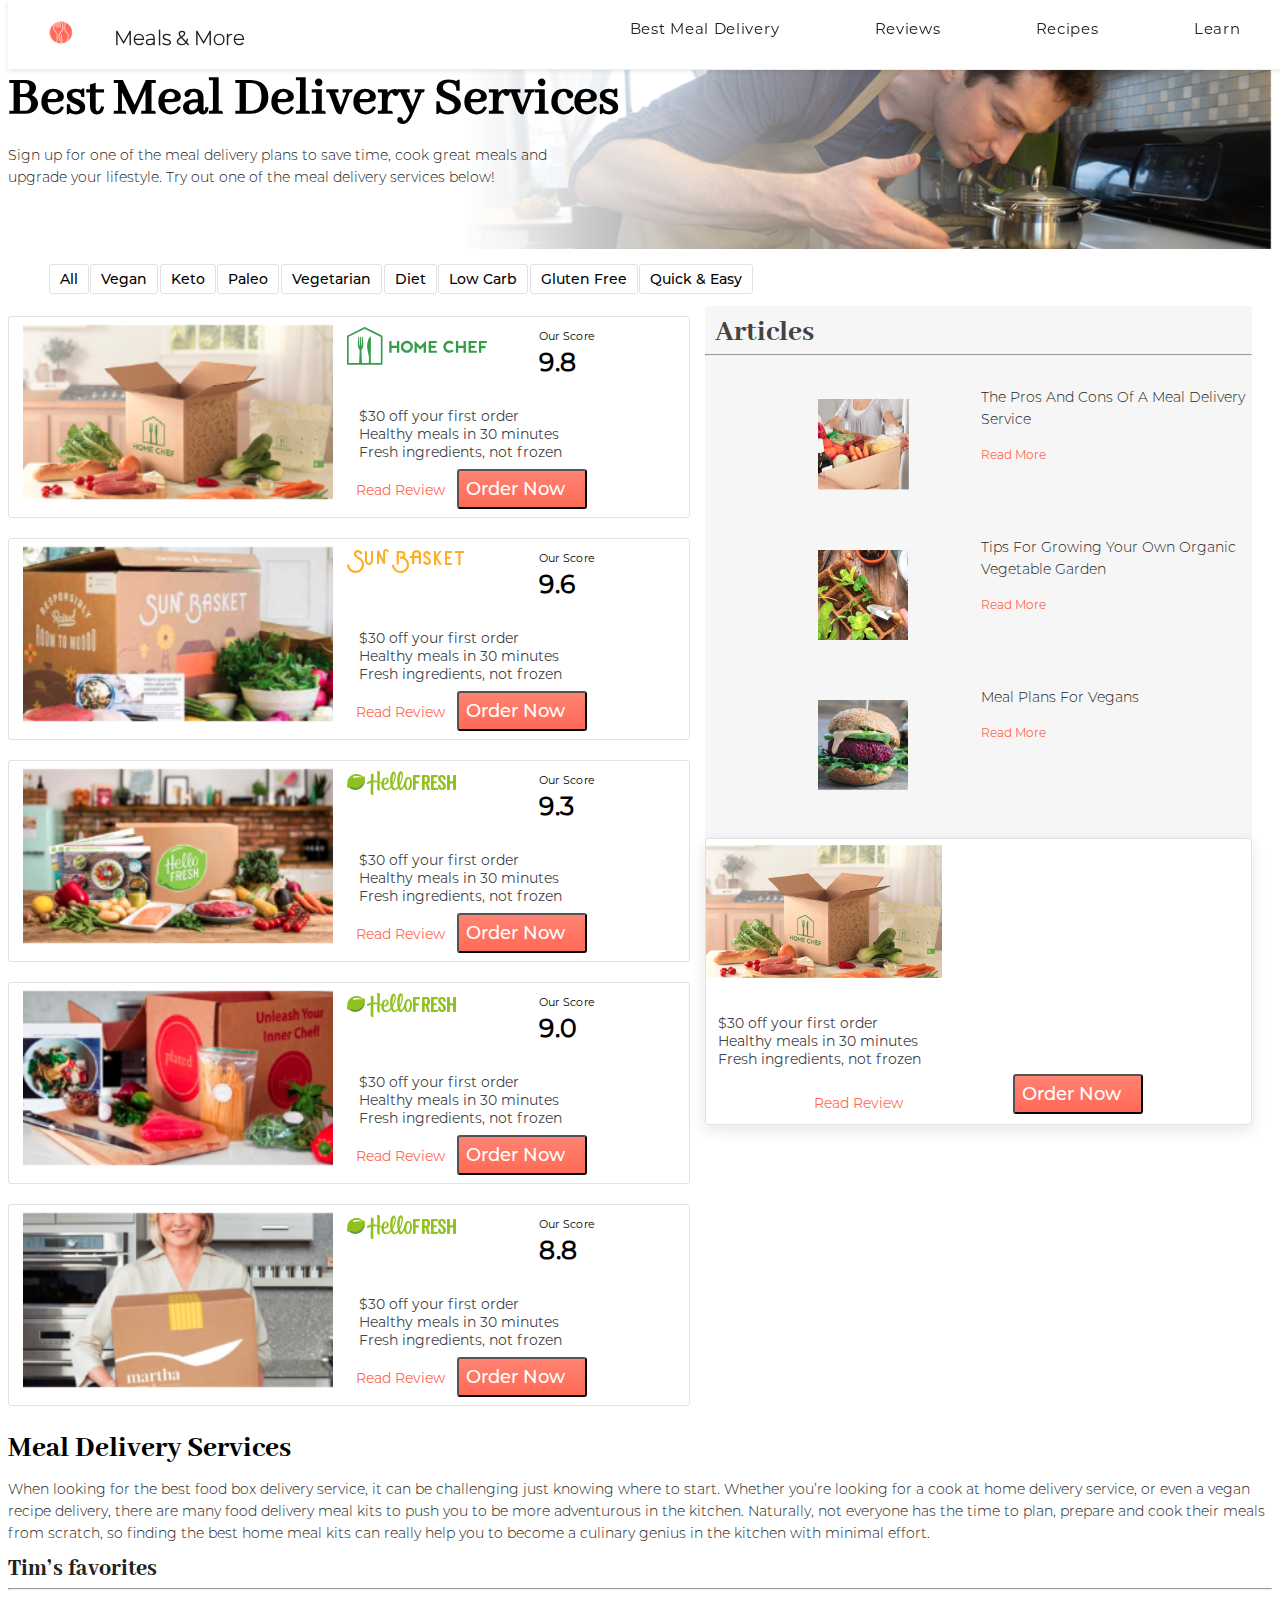
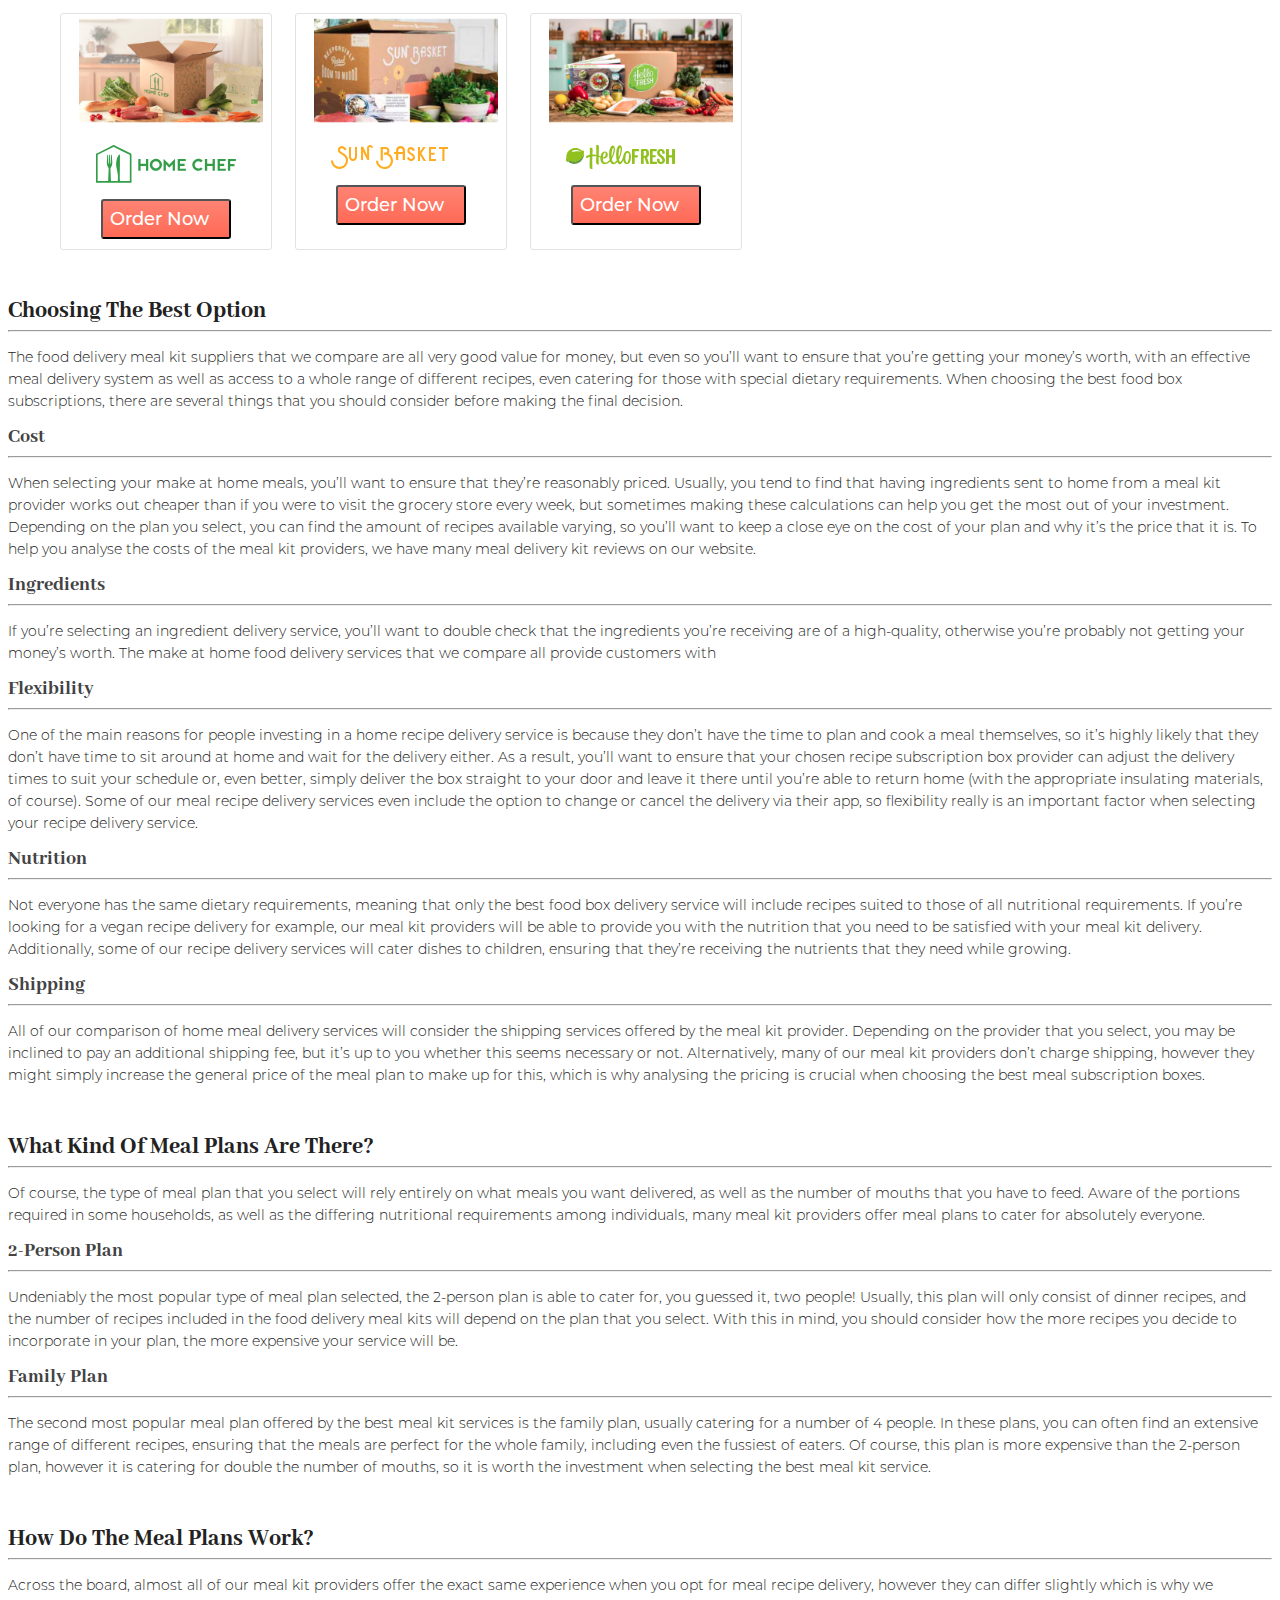
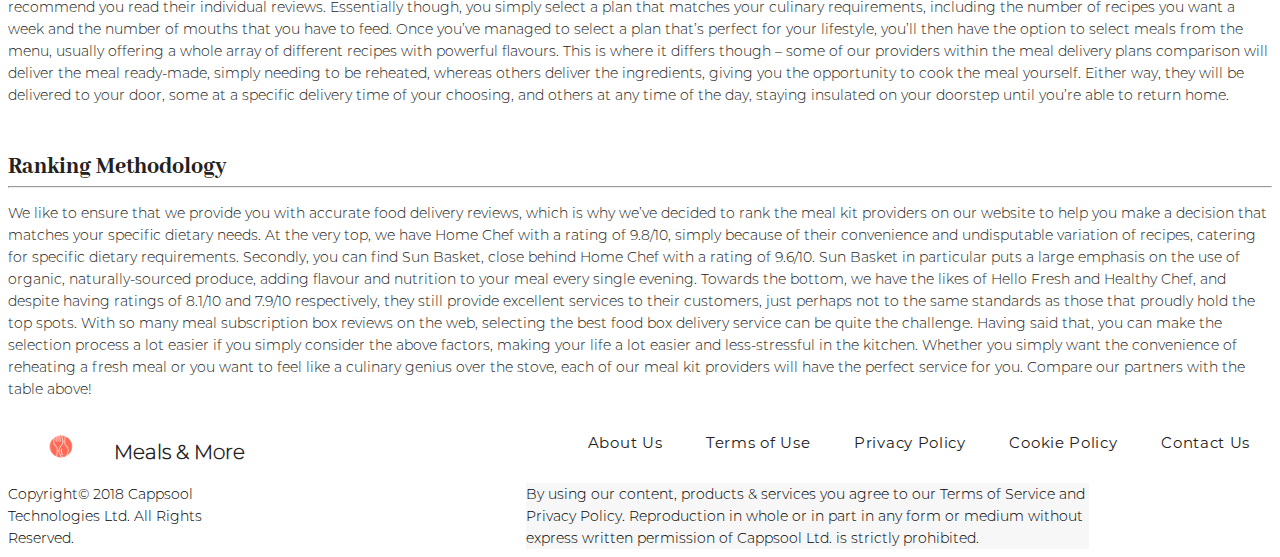
<file: frontEndAssignment/index.html>
<!DOCTYPE html>
<html lang="en">
<head>
    <meta charset="UTF-8">
    <title>MD-ChartVideoDesktop - Avocode</title>
    <link href='https://fonts.googleapis.com/css'>
    <link rel="stylesheet" type="text/css" href="style.css">
    <script charset="utf-8" src=""></script>
</head>
<body>
    <div class="navigator">
        <div class="logo">
            <div class="logo-image">
                <img class="logo1" src="img/logo.png">
            </div>
            <div class="logo-text">Meals & More</div>
        </div>
        <div class="links">
            <ul class="horizon">
                <li><a href="#">Best Meal Delivery</a></li>
                <li><a href="#">Reviews</a></li>
                <li><a href="#">Recipes</a></li>
                <li><a href="#">Learn</a></li>
            </ul>
        </div>
    </div>
    <div class="best-meal-delivery">
       <div class="best-meal-delivery-services"> Best Meal Delivery Services </div>
       <img id="mobile-icon" src="img/mobile-icon.png">
       <div class="top-text">
           <p>Sign up for one of the meal delivery plans to save time, cook great meals and upgrade your lifestyle. Try out one of the meal delivery services below!</p></div>
    </div>
    <div class="categories">
        <ul class="horizon">
            <li><button class="categories-button">All</button></li>
            <li><button class="categories-button">Vegan</button></li>
            <li><button class="categories-button">Keto</button></li>
            <li><button class="categories-button">Paleo</button></li>
            <li><button class="categories-button">Vegetarian</button></li>
            <li><button class="categories-button">Diet</button></li>
            <li><button class="categories-button">Low Carb</button></li>
            <li><button class="categories-button">Gluten Free</button></li>
            <li><button class="categories-button">Quick & Easy</button></li>
        </ul>
    </div>
    <div class="main">
        <div class="products-container">
            <ul id="products">
                <li class="product-wrapper">
                    <div class="product-box">
                        <div class="p-image"><img class="product-images" src="img/product1.png"></div>
                        <div class="p-data">
                            <div class="product-headers">
                                <div class="product-logo"> <img src="img/home.svg"></div>
                                <div class="product-score">
                                    <div class="our-score">Our Score</div>
                                    <div class="score-value">9.8</div>
                                </div>
                            </div>
                            <div class="product-info">
                                <ul class="product-info">
                                    <li class="promoted-li">$30 off your first order </li>
                                    <li class="promoted-li">Healthy meals in 30 minutes</li>
                                    <li class="promoted-li">Fresh ingredients, not frozen </li>
                                </ul>
                            </div>
                            <div class="product-links">
                                    <div class="read-review"> Read Review </div>
                                    <div class="btn">
                                        <button class="order-now-button"><div class="order-now-button-text">Order Now</div></button>
                                    </div>
                            </div>
                        </div>
                    </div>
                </li>
                <li class="product-wrapper">
                    <div class="product-box">
                        <div class="p-image"><img class="product-images" src="img/product2.png"></div>
                        <div class="p-data">
                            <div class="product-headers">
                                <div class="product-logo"> <img src="img/sun-basket.svg"></div>
                                <div class="product-score">
                                    <div class="our-score">Our Score</div>
                                    <div class="score-value">9.6</div>
                                </div>
                            </div>
                            <div class="product-info">
                                <ul class="product-info">
                                    <li class="promoted-li">$30 off your first order </li>
                                    <li class="promoted-li">Healthy meals in 30 minutes</li>
                                    <li class="promoted-li">Fresh ingredients, not frozen </li>
                                </ul>
                            </div>
                            <div class="product-links">
                                <div class="read-review"> Read Review </div>
                                <div class="btn">
                                    <button class="order-now-button"><div class="order-now-button-text">Order Now</div></button>
                                </div>
                            </div>
                        </div>
                    </div>
                </li>
                <li class="product-wrapper">
                    <div class="product-box">
                        <div class="p-image"><img class="product-images" src="img/product3.png"></div>
                        <div class="p-data">
                            <div class="product-headers">
                                <div class="product-logo"> <img src="img/hello-fresh.svg"></div>
                                <div class="product-score">
                                    <div class="our-score">Our Score</div>
                                    <div class="score-value">9.3</div>
                                </div>
                            </div>
                            <div class="product-info">
                                <ul class="product-info">
                                    <li class="promoted-li">$30 off your first order </li>
                                    <li class="promoted-li">Healthy meals in 30 minutes</li>
                                    <li class="promoted-li">Fresh ingredients, not frozen </li>
                                </ul>
                            </div>
                            <div class="product-links">
                                <div class="read-review"> Read Review </div>
                                <div class="btn">
                                    <button class="order-now-button"><div class="order-now-button-text">Order Now</div></button>
                                </div>
                            </div>
                        </div>
                    </div>
                </li>

                <li class="product-wrapper">
                    <div class="product-box">
                        <div class="p-image"><img class="product-images" src="img/product4.png"></div>
                        <div class="p-data">
                            <div class="product-headers">
                                <div class="product-logo"> <img src="img/hello-fresh.svg"></div>
                                <div class="product-score">
                                    <div class="our-score">Our Score</div>
                                    <div class="score-value">9.0</div>
                                </div>
                            </div>
                            <div class="product-info">
                                <ul class="product-info">
                                    <li class="promoted-li">$30 off your first order </li>
                                    <li class="promoted-li">Healthy meals in 30 minutes</li>
                                    <li class="promoted-li">Fresh ingredients, not frozen </li>
                                </ul>
                            </div>
                            <div class="product-links">
                                <div class="read-review"> Read Review </div>
                                <div class="btn">
                                    <button class="order-now-button"><div class="order-now-button-text">Order Now</div></button>
                                </div>
                            </div>
                        </div>
                    </div>
                </li>
                <li class="product-wrapper">
                    <div class="product-box">
                        <div class="p-image"><img class="product-images" src="img/product5.png"></div>
                        <div class="p-data">
                            <div class="product-headers">
                                <div class="product-logo"> <img src="img/hello-fresh.svg"></div>
                                <div class="product-score">
                                    <div class="our-score">Our Score</div>
                                    <div class="score-value">8.8</div>
                                </div>
                            </div>
                            <div class="product-info">
                                <ul class="product-info">
                                    <li class="promoted-li">$30 off your first order </li>
                                    <li class="promoted-li">Healthy meals in 30 minutes</li>
                                    <li class="promoted-li">Fresh ingredients, not frozen </li>
                                </ul>
                            </div>
                            <div class="product-links">
                                <div class="read-review"> Read Review </div>
                                <div class="btn">
                                    <button class="order-now-button"><div class="order-now-button-text">Order Now</div></button>
                                </div>
                            </div>
                        </div>
                    </div>
                </li>
            </ul>
        </div>
        <div class="articles">
            <div class="articles-container">
                <div class="articles-title">Articles</div><hr>
                <ul id="articles-list">
                    <li><div class="article-wrapper">
                            <div><img src="img/article1.png"></div>
                             <div class="article-text"><p>The Pros And Cons Of A Meal Delivery Service</p>
                                 <p class="read-more">Read More</p>
                             </div>
                        </div></li>
                    <li><div class="article-wrapper">
                        <div><img src="img/article2.png"></div>
                        <div class="article-text"><p>Tips For Growing Your Own Organic Vegetable Garden</p>
                            <p class="read-more">Read More</p>
                        </div>
                    </div></li>
                    <li><div class="article-wrapper">
                        <div><img src="img/article3.png"></div>
                        <div class="article-text"><p>Meal Plans For
                            Vegans</p>
                            <p class="read-more">Read More</p>
                        </div>
                    </div></li>
                </ul>
            </div>
            <div class="promoted-product">
                <div id="promoted-image"> <img src="img/product1.png"> </div>
                <div id="promoted-title"> </div>
                <div>
                    <ul class="product-info">
                        <li class="promoted-li">$30 off your first order </li>
                        <li class="promoted-li">Healthy meals in 30 minutes</li>
                        <li class="promoted-li">Fresh ingredients, not frozen </li>
                    </ul>
                </div>
                <div class="product-links">
                    <div class="read-review"> Read Review </div>
                    <button class="order-now-button"><div class="order-now-button-text">Order Now</div></button>
                </div>
            </div>
        </div>
    </div>

    <div class="delivery-meals">
        <br>
        <div class="meal-delivery-services">Meal Delivery Services</div>
        <p> When looking for the best food box delivery service, it can be challenging just knowing where to start. Whether you’re looking for a cook at home delivery service, or even a vegan recipe delivery, there are many food delivery meal kits to push you to be more adventurous in the
            kitchen. Naturally, not everyone has the time to plan, prepare and cook their meals from scratch, so finding the best home meal kits can really help you to become a culinary genius in the kitchen with minimal effort.</p>
    </div>

    <div class="tim-favorites">
        <div class="tim-title">Tim’s favorites</div><hr>
        <div class="tim-products">
            <ul class="tim-horizon">
                <li class="tim-product-wrapper">
                    <div class="tim-product-box">
                        <div class="mobile-image"><img class="tim-product-images" src="img/product1.png"></div>
                        <div class="product-headers">
                            <div class="tim-logo"> <img src="img/home.svg"></div>
                        </div>
                        <div class="product-links">
                            <div class="btn">
                                <button class="tim-button"><div class="order-now-button-text">Order Now</div></button>
                            </div>
                        </div>
                    </div>
                </li>

                <li class="tim-product-wrapper">
                    <div class="tim-product-box">
                        <div class="mobile-image"><img class="tim-product-images" src="img/product2.png"></div>
                        <div class="product-headers">
                            <div class="tim-logo"> <img src="img/sun-basket.svg"></div>
                        </div>
                        <div class="product-links">
                            <div class="btn">
                                <button class="tim-button"><div class="order-now-button-text">Order Now</div></button>
                            </div>
                        </div>
                    </div>
                </li>

                <li class="tim-product-wrapper">
                    <div class="tim-product-box">
                        <div class="mobile-image"><img class="tim-product-images" src="img/product3.png"></div>
                        <div class="product-headers">
                            <div class="tim-logo"> <img src="img/hello-fresh.svg"></div>
                        </div>
                        <div class="product-links">
                            <div class="btn">
                                <button class="tim-button"><div class="order-now-button-text">Order Now</div></button>
                            </div>
                        </div>
                    </div>
                </li>

            </ul>
        </div>
    </div>

    <div class="info"><br><br><br><br>
        <div class="title2">Choosing The Best Option</div><hr>
        <p> The food delivery meal kit suppliers that we compare are all very good value for money, but even so you’ll want to ensure that you’re getting your money’s worth, with an effective meal delivery system as well as access to a whole range of different recipes, even catering for those with special dietary requirements. When choosing the best food box subscriptions, there are several things that you should consider before making the final decision.</p>
        <div class="title"> Cost </div><hr>
        <p> When selecting your make at home meals, you’ll want to ensure that they’re reasonably priced. Usually, you tend to find that having ingredients sent to home from a meal kit provider works out cheaper than if you were to visit the grocery store every week, but sometimes making these calculations can help you get the most out of your investment. Depending on the plan you select, you can find the amount of recipes available varying, so you’ll want to keep a close eye on the cost of your plan and why it’s the price that it is. To help you analyse the costs of the meal kit providers, we have many meal delivery kit reviews on our website. </p>
        <div class="title">Ingredients</div><hr>
        <p> If you’re selecting an ingredient delivery service, you’ll want to double check that the ingredients you’re receiving are of a high-quality, otherwise you’re probably not getting your money’s worth. The make at home food delivery services that we compare all provide customers with </p>
        <div class="title">Flexibility</div><hr>
        <p> One of the main reasons for people investing in a home recipe delivery service is because they don’t have the time to plan and cook a meal themselves, so it’s highly likely that they don’t have time to sit around at home and wait for the delivery either. As a result, you’ll want to ensure that your chosen recipe subscription box provider can adjust the delivery times to suit your schedule or, even better, simply deliver the box straight to your door and leave it there until you’re able to return home (with the appropriate insulating materials, of course). Some of our meal recipe delivery services even include the option to change or cancel the delivery via their app, so flexibility really is an important factor when selecting your recipe delivery service. </p>
        <div class="title">Nutrition</div><hr>
        <p> Not everyone has the same dietary requirements, meaning that only the best food box delivery service will include recipes suited to those of all nutritional requirements. If you’re looking for a vegan recipe delivery for example, our meal kit providers will be able to provide you with the
            nutrition that you need to be satisfied with your meal kit delivery. Additionally, some of our recipe delivery services will cater dishes to children, ensuring that they’re receiving the nutrients that they need while growing. </p>
        <div class="title">Shipping</div><hr>
        <p> All of our comparison of home meal delivery services will consider the shipping services offered by the meal kit provider. Depending on the provider that you select, you may be inclined to pay an additional shipping fee, but it’s up to you whether this seems necessary or not. Alternatively, many of our meal kit providers don’t charge shipping, however they might simply increase the general price of the meal plan to make up for this, which is why analysing the pricing is crucial when choosing the best meal subscription boxes. </p>
        <br><br>
        <div class="title2">What Kind Of Meal Plans Are There?</div><hr>
        <p>Of course, the type of meal plan that you select will rely entirely on what meals you want delivered, as well as the number of mouths that you have to feed. Aware of the portions required in some households, as well as the differing nutritional requirements among individuals, many meal kit providers offer meal plans to cater for absolutely everyone.</p>
        <div class="title"> 2-Person Plan </div><hr>
        <p> Undeniably the most popular type of meal plan selected, the 2-person plan is able to cater for, you guessed it, two people! Usually, this plan will only consist of dinner recipes, and the number of recipes included in the food delivery meal kits will depend on the plan that you select. With this
            in mind, you should consider how the more recipes you decide to incorporate in your plan, the more expensive your service will be. </p>
        <div class="title"> Family Plan </div><hr>
        <p> The second most popular meal plan offered by the best meal kit services is the family plan, usually catering for a number of 4 people. In these plans, you can often find an extensive range of different recipes, ensuring that the meals are perfect for the whole family, including even the fussiest of eaters. Of course, this plan is more expensive than the 2-person plan, however it is catering for double the number of mouths, so it is worth the investment when selecting the best meal kit service. </p>
        <br><br>
        <div class="title2">How Do The Meal Plans Work?</div><hr>
        <p>Across the board, almost all of our meal kit providers offer the exact same experience when you opt for meal recipe delivery, however they can differ slightly which is why we recommend you read their individual reviews. Essentially though, you simply select a plan that matches your
            culinary requirements, including the number of recipes you want a week and the number of mouths that you have to feed. Once you’ve managed to select a plan that’s perfect for your lifestyle, you’ll then have the option to select meals from the menu, usually offering a whole array
            of different recipes with powerful flavours.

            This is where it differs though – some of our providers within the meal delivery plans comparison will deliver the meal ready-made, simply needing to be reheated, whereas others deliver the ingredients, giving you the opportunity to cook the meal yourself. Either way, they will be delivered to your door, some at a specific delivery time of your choosing, and others at any time of the day, staying insulated on your doorstep until you’re able to return home.</p>
        <br><br>
        <div class="title2"> Ranking Methodology </div><hr>
        <p> We like to ensure that we provide you with accurate food delivery reviews, which is why we’ve decided to rank the meal kit providers on our website to help you make a decision that matches your specific dietary needs. At the very top, we have Home Chef with a rating of 9.8/10, simply because of their convenience and undisputable variation of recipes, catering for specific dietary requirements.

            Secondly, you can find Sun Basket, close behind Home Chef with a rating of 9.6/10. Sun Basket in particular puts a large emphasis on the use of organic, naturally-sourced produce, adding flavour and nutrition to your meal every single evening. Towards the bottom, we have the likes of Hello Fresh and Healthy Chef, and despite having ratings of 8.1/10 and 7.9/10 respectively, they still provide excellent services to their customers, just perhaps not to the same standards as those that proudly hold the top spots.

            With so many meal subscription box reviews on the web, selecting the best food box delivery service can be quite the challenge. Having said that, you can make the selection process a lot easier if you simply consider the above factors, making your life a lot easier and less-stressful in the kitchen. Whether you simply want the convenience of reheating a fresh meal or you want to feel like a culinary genius over the stove, each of our meal kit providers will have the perfect service for you. Compare our partners with the table above!</p>
    </div>

    <div class="bottom-rectangle">
        <div class="bottom-rectangle-child1">
            <div class="logo">
                <div class="logo-image">
                    <img class="logo1" src="img/logo.png">
                </div>
                <div class="logo-text">Meals & More</div>
            </div>
            <div class="copyright">Copyright© 2018 Cappsool Technologies Ltd.
                All Rights Reserved.</div>
        </div>
        <div class="bottom-rectangle-child2">
            <div class="links">
                <ul class="horizon">
                    <li><a href="#">About Us</a></li>
                    <li><a href="#">Terms of Use</a></li>
                    <li><a href="#">Privacy Policy</a></li>
                    <li><a href="#">Cookie Policy </a></li>
                    <li><a href="#">Contact Us </a></li>
                </ul>
            </div>
            <div class="bottom-data">By using our content, products & services you agree to our Terms of Service and Privacy Policy. Reproduction in whole or in part in any form or medium without express written permission of Cappsool Ltd. is strictly prohibited.</div>
        </div>

    </div>

    <div class="mobile-products-container">
        <ul id="mobile-products">
            <li class="mobile-product-wrapper">
                <div class="mobile-product-box">
                        <div class="product-headers">
                            <div class="product-logo"> <img src="img/home.svg"></div>
                        </div>
                        <div class="mobile-image"><img class="product-images" src="img/product1.png"></div>
                        <div class="product-info">
                            <ul class="product-info">
                                <li class="promoted-li">$30 off your first order </li>
                                <li class="promoted-li">Healthy meals in 30 minutes</li>
                            </ul>
                        </div>
                        <div class="product-links">
                            <div class="btn">
                                <button class="order-now-button"><div class="order-now-button-text">Visit Site</div></button>
                            </div>
                        </div>
                    </div>
            </li>

            <li class="mobile-product-wrapper">
                <div class="mobile-product-box">
                    <div class="product-headers">
                        <div class="product-logo"> <img src="img/sun-basket.svg"></div>
                    </div>
                    <div class="mobile-image"><img class="product-images" src="img/product2.png"></div>
                    <div class="product-info">
                        <ul class="product-info">
                            <li class="promoted-li">$30 off your first order </li>
                            <li class="promoted-li">Healthy meals in 30 minutes</li>
                        </ul>
                    </div>
                    <div class="product-links">
                        <div class="btn">
                            <button class="order-now-button"><div class="order-now-button-text">Visit Site</div></button>
                        </div>
                    </div>
                </div>
            </li>

            <li class="mobile-product-wrapper">
                <div class="mobile-product-box">
                    <div class="product-headers">
                        <div class="product-logo"> <img src="img/hello-fresh.svg"></div>
                    </div>
                    <div class="mobile-image"><img class="product-images" src="img/product3.png"></div>
                    <div class="product-info">
                        <ul class="product-info">
                            <li class="promoted-li">$30 off your first order </li>
                            <li class="promoted-li">Healthy meals in 30 minutes</li>
                        </ul>
                    </div>
                    <div class="product-links">
                        <div class="btn">
                            <button class="order-now-button"><div class="order-now-button-text">Visit Site</div></button>
                        </div>
                    </div>
                </div>
            </li>

        </ul>
    </div>
</body>
</html>
</file>
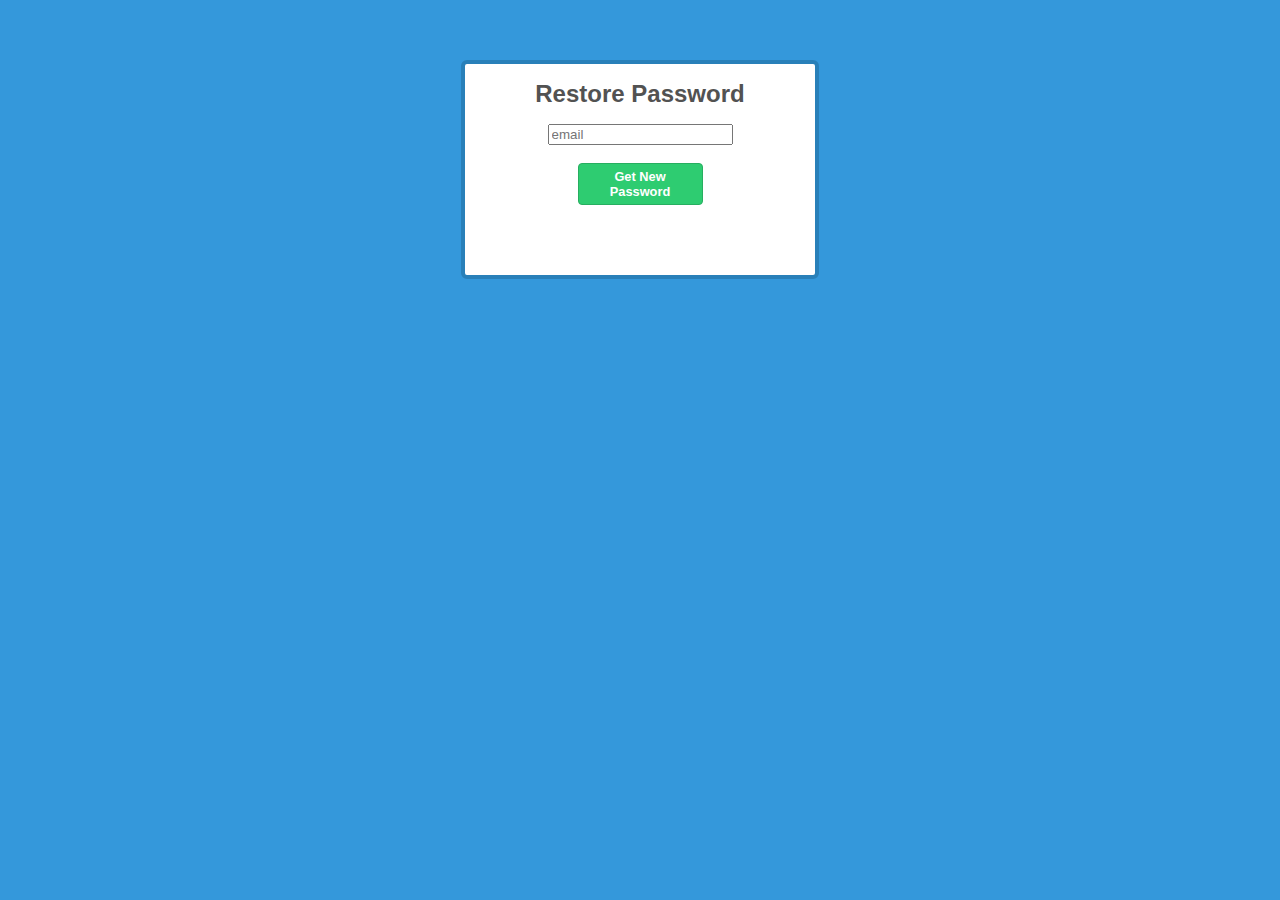
<file: GenericIOTInfrastructure/WebContent/password.html>
<!DOCTYPE html>
<html lang="en">

<head>
<meta charset="UTF-8">
<title>password restore</title>
<link rel="stylesheet" href="style.css" type='text/css'>
</head>

<body>
	<div class="box3">
		<h1>Restore Password</h1>
		<input type="email" name="email" placeholder="email" class="email" />
		<br>
		<br>
		<button type="submit" class="btn3">Get New Password</button>
	</div>
</body>
</html>
</file>
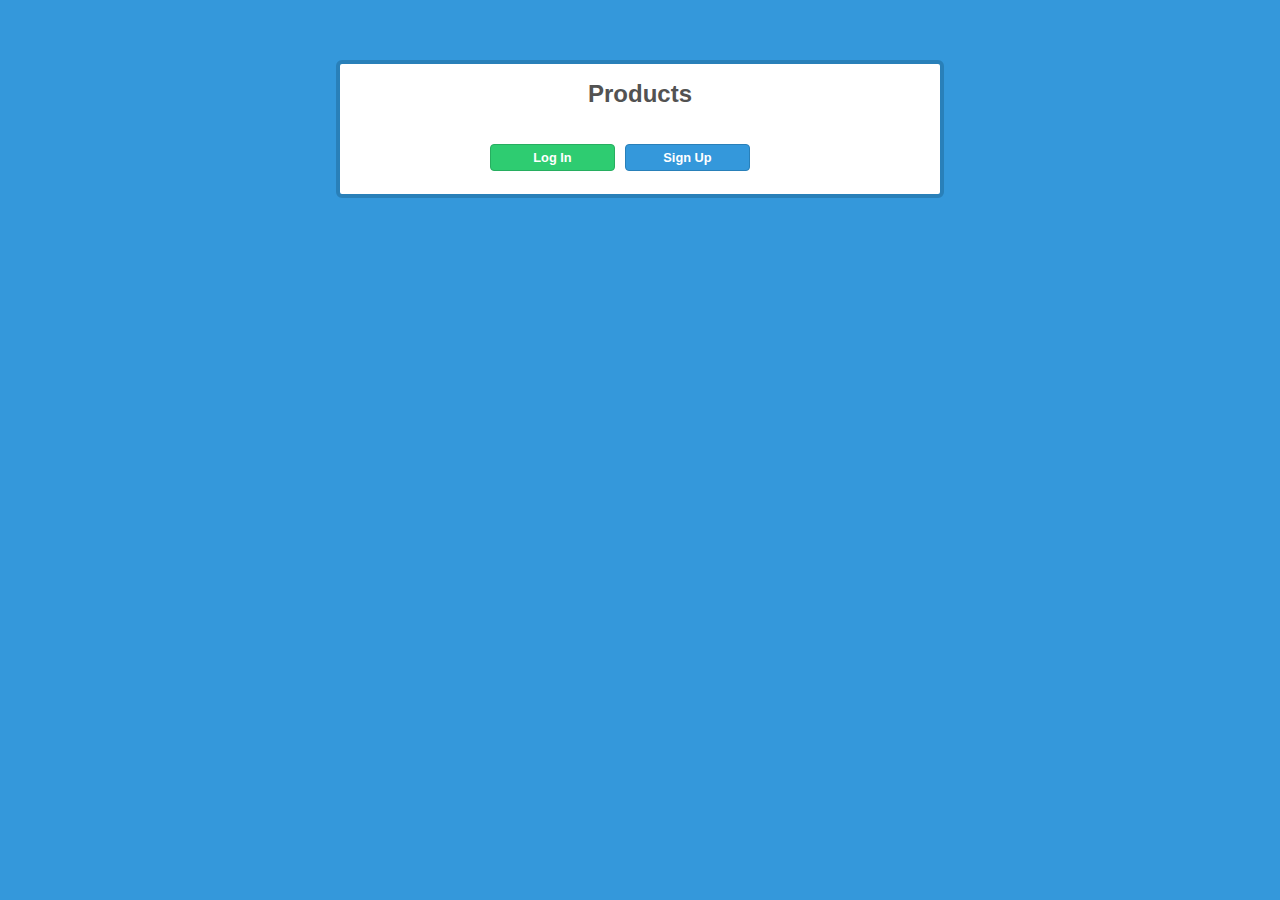
<file: GenericIOTInfrastructure/WebContent/products.html>
<!DOCTYPE html>
<html lang="en">

<head>
<meta charset="UTF-8">
<title>Sign-up/Sign-in menu</title>
<link rel="stylesheet" href="style.css" type='text/css'>
<script
	src="https://ajax.googleapis.com/ajax/libs/jquery/3.3.1/jquery.min.js"></script>
</head>

<body>
	<form method="post">
		<div class="box">
			<h1>Products</h1>

			<button id="logIn" type="submit" class="btn">Log In</button>
			<button type="button" class="btn2">Sign Up</button>
		</div>

	</form>

	<form id="productForm"></form>
	<script>
		
		console.log(varVar);
		var varVar = "var variable";
		let letVar = "let variable";
		
		//console.log(window.varVar);
		//console.log(window.letVar);
		
		/*var url = new URL("http://localhost:8080/GenericIOTInfrastructure/products.html?company=");
		var c = url.searchParams.get("company");
		console.log(c);
		//displayProducts();
		var result = {
				
		};
		$.post("http://localhost:8080/GenericIOTInfrastructure/ProductServlet",JSON.stringify(result),function(data, status) {															
			console.log("products");										
		});
			*/	
	</script>
</body>
</html>
</file>
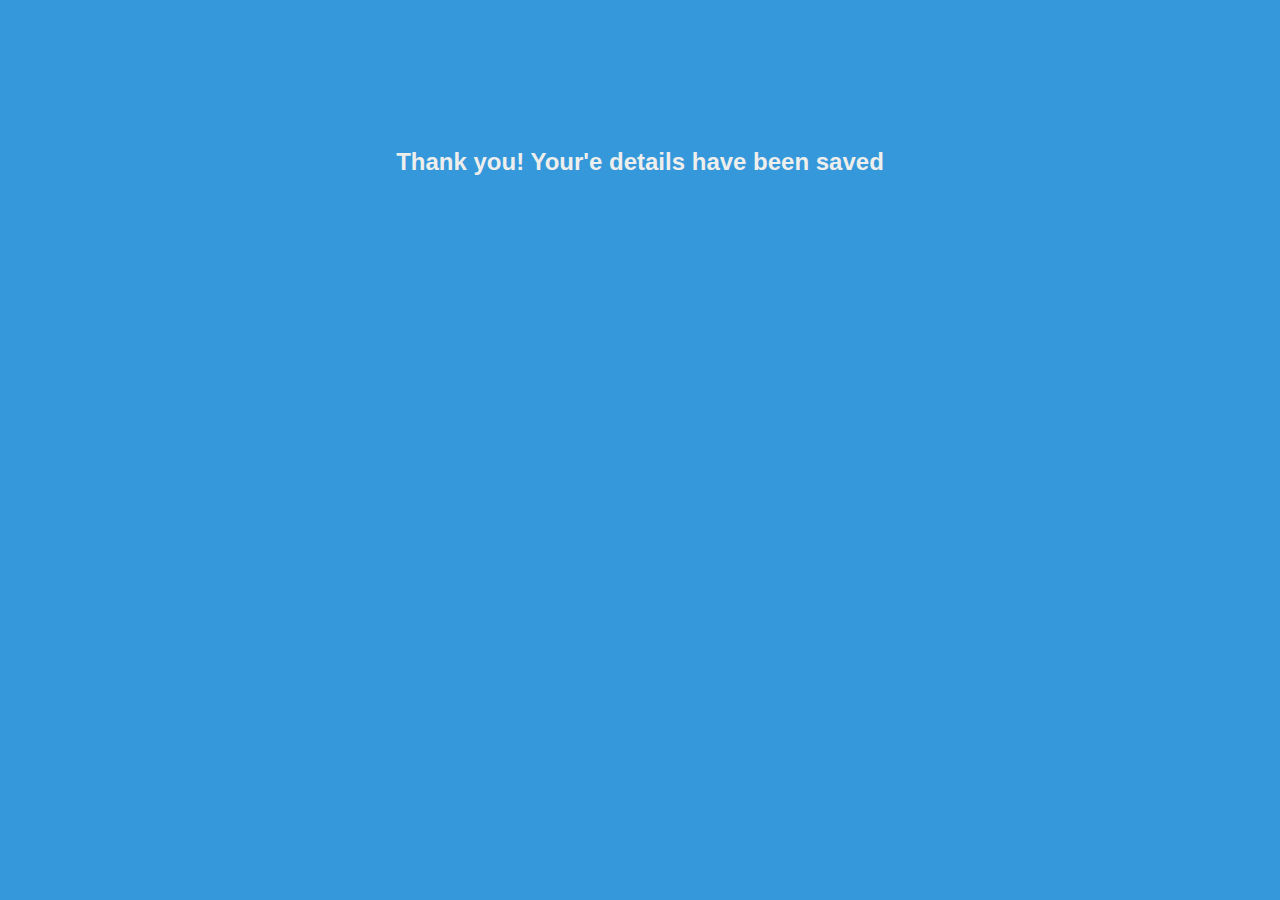
<file: GenericIOTInfrastructure/WebContent/register.html>
<!DOCTYPE html>
<html lang="en">

<head>
<meta charset="UTF-8">

<link rel="stylesheet" href="style.css" type='text/css'>
</head>

<body>
	<br> <br> <br> <br>
		<h1 style="color: #eeeeec;">Thank you! Your'e details have been saved</h1>
	<script>
	</script>
</body>
</html>
</file>
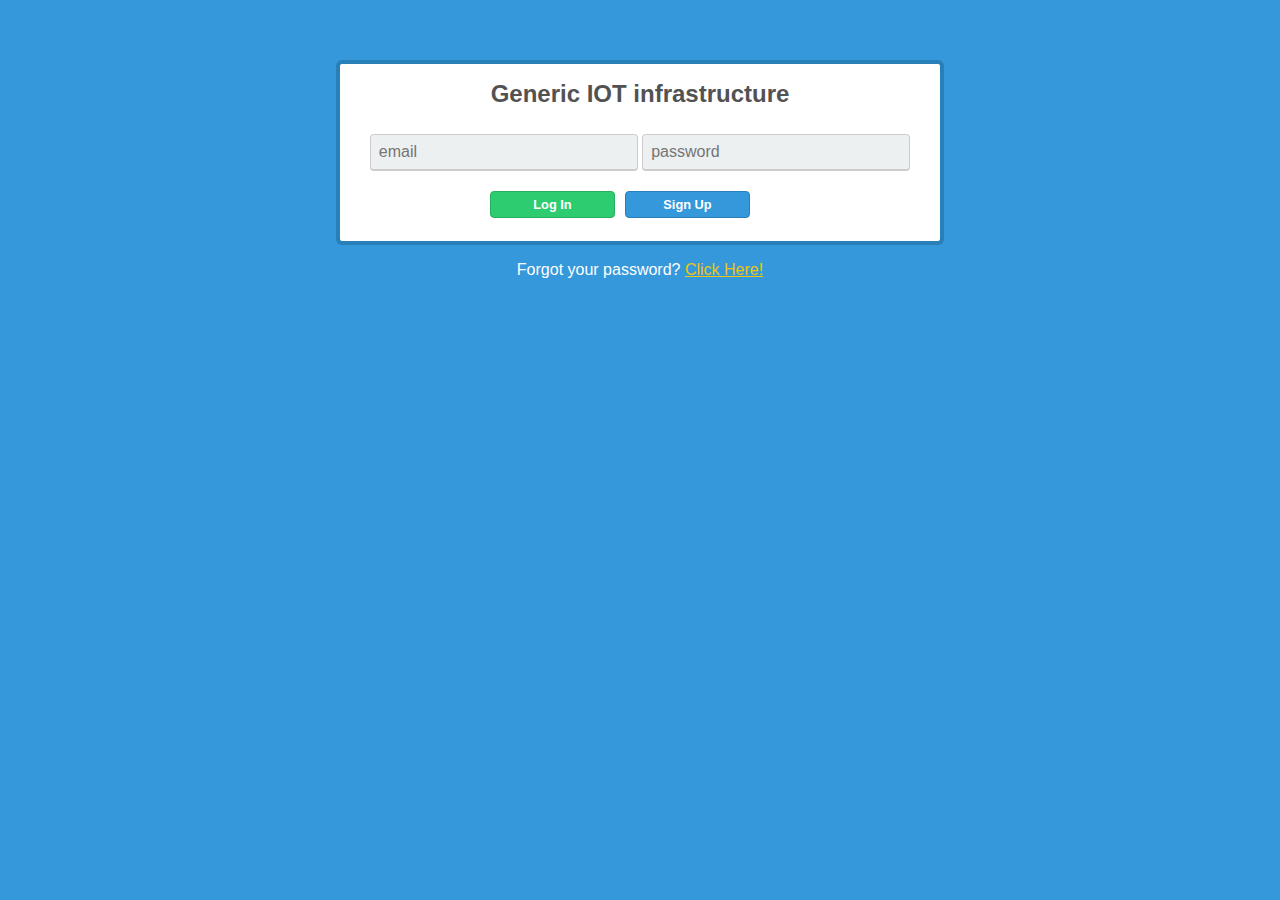
<file: GenericIOTInfrastructure/WebContent/sign_in.html>
<!DOCTYPE html>
<html lang="en">

<head>
	<meta charset="UTF-8">
	<title> Sign-up/Sign-in menu </title>
	<link rel="stylesheet" href="style.css" type='text/css'>
	<script src="https://ajax.googleapis.com/ajax/libs/jquery/3.3.1/jquery.min.js"></script>
</head>

<body>
	<form method="post" id="signInForm">
		<div class="box">
			<h1>Generic IOT infrastructure</h1>
			<input type="email" id="email" name="email" placeholder="email" class="info"/> 
			<input type="password" id="password" name="password" placeholder="password" class="info"/>
			<button id="logIn" type="submit" class="btn">Log In</button>
			<button type="button" class="btn2" onclick="location.href='sign_up.html'">Sign Up</button>
		</div>		
	</form>
	
	<p id="p1">
		Forgot your password? <a href="password.html" style="color: #f1c40f;">Click Here!</a>
	</p>
	
	<div style="overflow-x:auto;" id="productsBox" >
		<h1 id="title"> </h1>
		
		<table id="productTable"> 
		</table>
		
		<button type="button" id="removeItems" onclick=deleteItems() class="btn3"> Remove products </button>
		<button  id="addItem" type="button" onclick=addItem() class="btn3"> Add Product </button>
	</div>
	
	<form method="post" id="addProduct">
		<div class="box3">
			<input type="text" id="pname" name="name" placeholder="product name" class="info" />
				<button id="newProduct" type="submit" class="btn"> add item </button>			
		</div>
	</form>
	
<script>
	var company_name;
	var j;	
	document.getElementById("addProduct").style.visibility="hidden";
	document.getElementById("removeItems").style.visibility="hidden";
	document.getElementById("addItem").style.visibility="hidden";
	
	function validateEmail(email) {
		var re = /^(([^<>()\[\]\\.,;:\s@"]+(\.[^<>()\[\]\\.,;:\s@"]+)*)|(".+"))@((\[[0-9]{1,3}\.[0-9]{1,3}\.[0-9]{1,3}\.[0-9]{1,3}\])|(([a-zA-Z\-0-9]+\.)+[a-zA-Z]{2,}))$/;
		return re.test(String(email).toLowerCase());
	}
	
	document.getElementById("logIn").addEventListener("click",(function(event) {
		event.preventDefault();
		var result = {
			email : document.getElementById("email").value,
			password : document.getElementById("password").value,
		};

		let validEmail = validateEmail(result.email);
		if (validEmail == false) {
			window.alert("invalid email");
		} else {								
			$.post("http://localhost:8080/GenericIOTInfrastructure/SignInServlet",JSON.stringify(result),function(data, status) {					
				j = JSON.parse(data);
				if (false == j.found){
					alert("User is not registered.");
				}else{
					company_name = j.company;
					document.getElementById("signInForm").remove();
					document.getElementById("p1").remove();
					displayProducts();
				}											
			});
		}
	}));

	function deleteItems(){
		var allVals = {items : []};  
			$(".checkDone:checked").each(function() {
				var obj = {id : $(this).attr("id")};
				allVals.items.push(obj);
				$(this).parent().remove();
			});
				
		if (allVals.items.length > 0){					
			$.ajax({
			    url: "http://localhost:8080/GenericIOTInfrastructure/ProductServlet?" +  $.param({param : JSON.stringify(allVals)}),
			    type: "DELETE",
			    success: function(result){
			        alert("items deleted.");
			    }
			});
		}
		else{
			alert("No items were chosen.");
		}
	}
	
	function addItem(){
		if (document.getElementById("addProduct").style.visibility == "hidden"){
			document.getElementById("addProduct").style.visibility="visible";
		}
		else{
			document.getElementById("addProduct").style.visibility="hidden";
		}
		
		document.getElementById("newProduct").addEventListener("click",(function(event) {
			event.preventDefault();
			var item = {
				pname : document.getElementById("pname").value,
				company : company_name
			};
					    
			$.post("http://localhost:8080/GenericIOTInfrastructure/ProductServlet",JSON.stringify(item), function(data, status) {
				var j = JSON.parse(data);
				if (false == j.success){
					alert("Product is already registered.");
				}
				else{
					var table = document.getElementById("productTable");
					var row = table.insertRow(table.rows.length);
				    var cell = row.insertCell(0);
				    cell.innerHTML = "<input type='checkbox' class='checkDone' value='"+ item.pname +"' + id='row'>"
				    + item.pname;
					alert("new product registered.");
					document.getElementById("row").setAttribute("id", "'"+j.id+"'");
					document.getElementById("pname").value = "";
				}				
				});
		}));
	}
	
	function displayProducts(){
		var a = j.products;
		document.getElementById("title").innerHTML = company_name + "'s products";
		var table = document.getElementById("productTable");
		
		for (var i in a)
	     {
			var row = table.insertRow(i);
		    var cell = row.insertCell(0);
		    cell.innerHTML = "<input type='checkbox' class='checkDone' id='"+ a[i].id+ "' name='" + i +"' value='"+ a[i].product_name +"'>"
		    + a[i].product_name;
	     }

		document.getElementById("removeItems").style.visibility="visible";
		document.getElementById("addItem").style.visibility="visible";
	}
	
	/*$(document).ready(function() {
	    $(document).on("click", "#productTable tbody tr", function() {
	    	if ($(this).find('td').css('background-color') == "white"){
	    		$(this).find('td').css("background-color", "#909090");
	    		//$(this).find('td').find('checkDone').is(':checked');
	    	}
	    	else{
	    		$(this).find('td').css("background-color", "white");
	    	}   	
	    });
	});*/
		</script>
	</body>
</html>
</file>
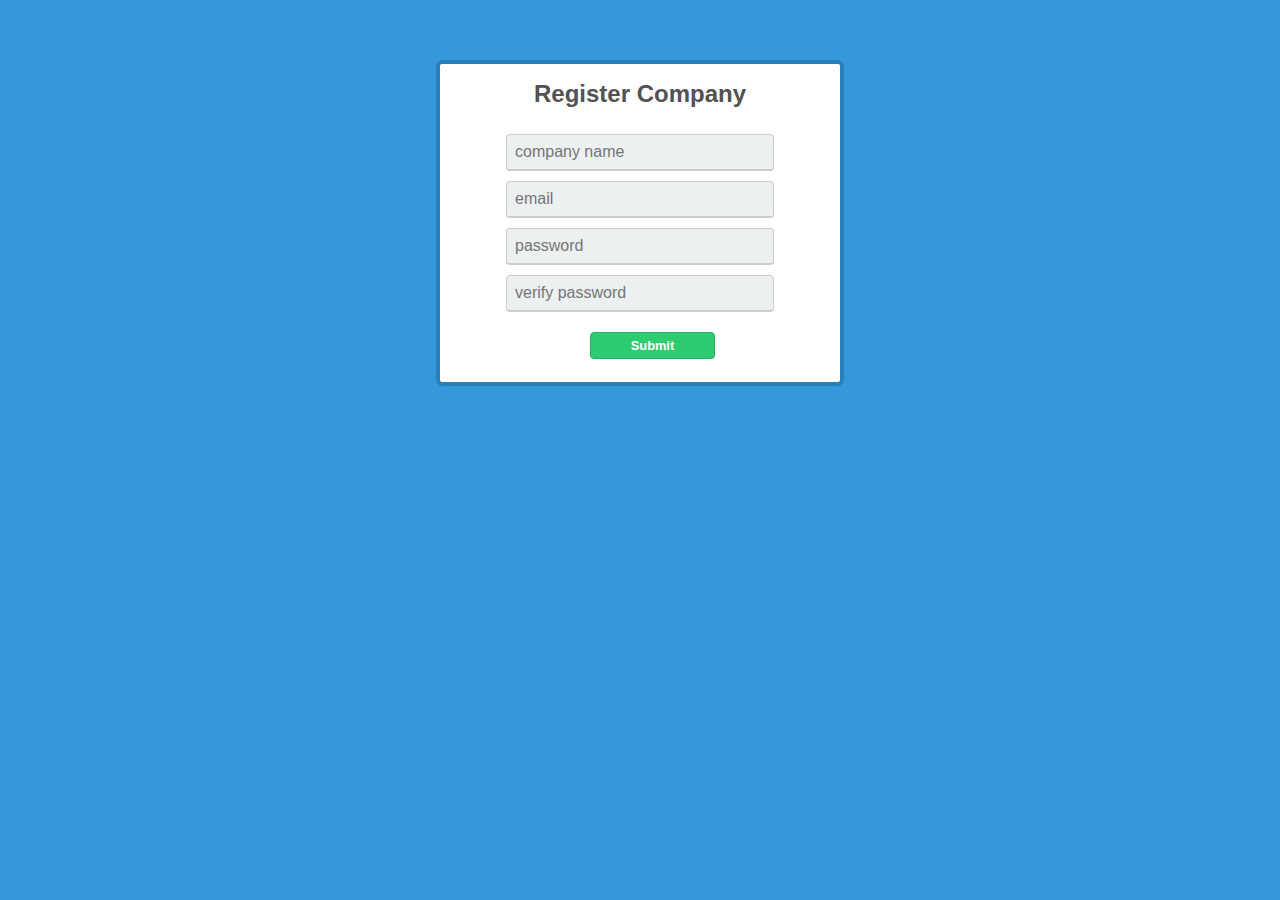
<file: GenericIOTInfrastructure/WebContent/sign_up.html>
<!DOCTYPE html>
<html>

<head>
	<meta charset="UTF-8">
	<title>Sign-up form</title>
	<link rel="stylesheet" href="style.css" type='text/css'>
	<script src="https://ajax.aspnetcdn.com/ajax/jQuery/jquery-3.3.1.min.js"></script>
</head>

<body>
	<form method="post">
		<div class="box2">
			<h1>Register Company</h1>
			<input type="text" id="company" name="company" placeholder="company name" class="info"/> <br> 
			<input type="email" id="email" name="email" placeholder="email" class="info"/> <br>
			 <input type="password" id="password1" name="password1" placeholder="password" class="info"/> <br>
			<input type="password" id="password2" name="password2" placeholder="verify password" class="info"/> <br>
			<button id="signUp" type="submit" class="btn">Submit</button>
		</div>
	</form>

<script>	
		function validateEmail(email) {
			var re = /^(([^<>()\[\]\\.,;:\s@"]+(\.[^<>()\[\]\\.,;:\s@"]+)*)|(".+"))@((\[[0-9]{1,3}\.[0-9]{1,3}\.[0-9]{1,3}\.[0-9]{1,3}\])|(([a-zA-Z\-0-9]+\.)+[a-zA-Z]{2,}))$/;
			return re.test(String(email).toLowerCase());
		}

		document.getElementById("signUp").addEventListener("click",(function(event) {
							event.preventDefault();
							var obj = {
								company : document.getElementById("company").value,
								email : document.getElementById("email").value,
								password : document.getElementById("password1").value,
							};
							let validEmail = validateEmail(obj.email);
							let password2 = document.getElementById("password2").value;
							
							if (validEmail == false) {
								window.alert("invalid email");
							}
							if (obj.password != password2) {
								window.alert("invalid password");
							} else {
								$.post("http://localhost:8080/GenericIOTInfrastructure/SignUpServlet",JSON.stringify(obj), function(data, status) {
									if (data !== null){
										var j = JSON.parse(data);
										if (true == j.found){
											alert("Company is already registered.");
										}
									}
								});
							}
						}));
	</script>
</body>
</html>
</file>
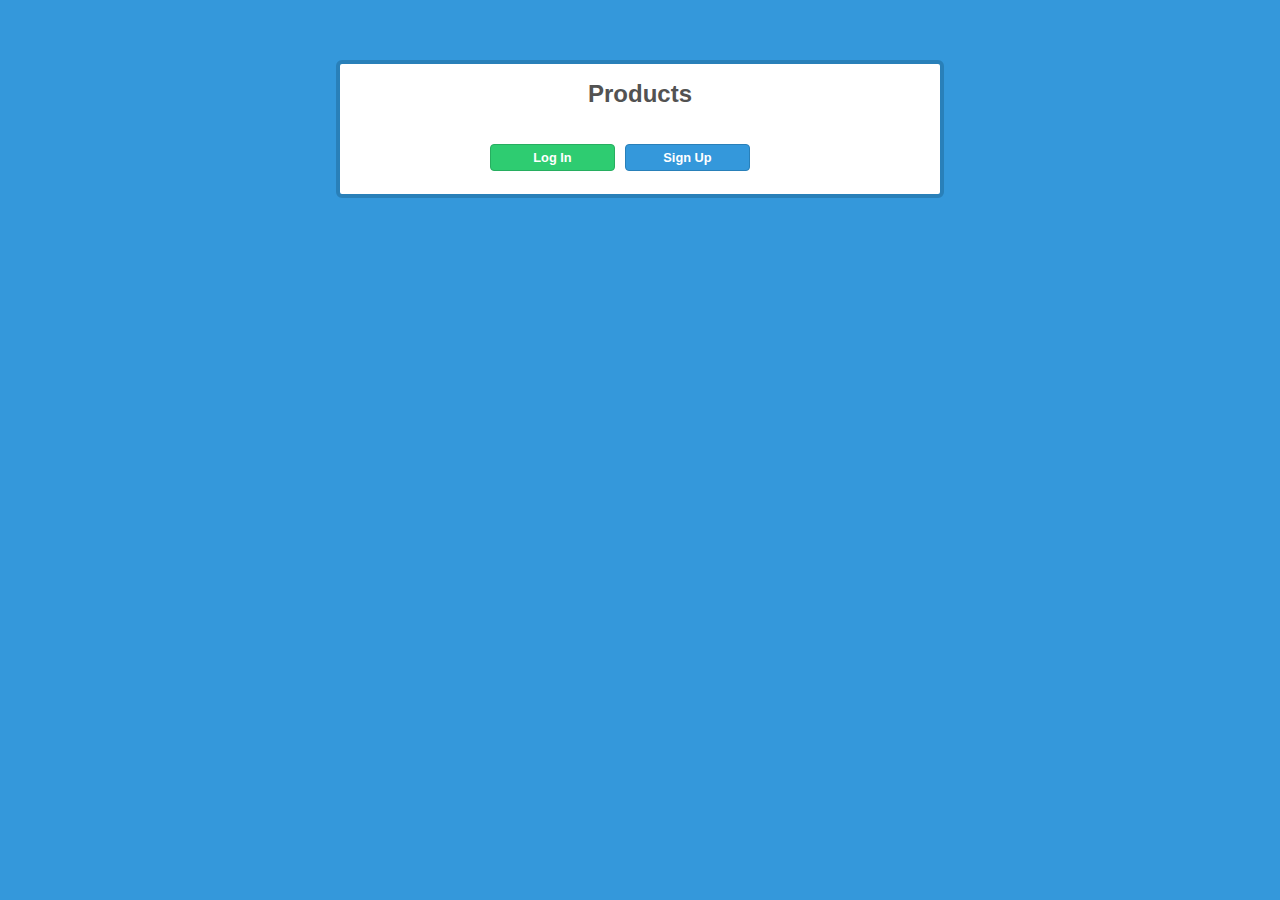
<file: GenericIOTInfrastructure/target/GenericIOTInfrastructure-0.0.1-SNAPSHOT/products.html>
<!DOCTYPE html>
<html lang="en">

<head>
<meta charset="UTF-8">
<title>Sign-up/Sign-in menu</title>
<link rel="stylesheet" href="style.css" type='text/css'>
<script
	src="https://ajax.googleapis.com/ajax/libs/jquery/3.3.1/jquery.min.js"></script>
</head>

<body>
	<form method="post">
		<div class="box">
			<h1>Products</h1>

			<button id="logIn" type="submit" class="btn">Log In</button>
			<button type="button" class="btn2">Sign Up</button>
		</div>
		
	</form>
	
	<form id="productForm">
	</form>
		
	<script>
		function validateEmail(email) {
			var re = /^(([^<>()\[\]\\.,;:\s@"]+(\.[^<>()\[\]\\.,;:\s@"]+)*)|(".+"))@((\[[0-9]{1,3}\.[0-9]{1,3}\.[0-9]{1,3}\.[0-9]{1,3}\])|(([a-zA-Z\-0-9]+\.)+[a-zA-Z]{2,}))$/;
			return re.test(String(email).toLowerCase());
		}

		document.getElementById("logIn").addEventListener("click",(function(event) {
							event.preventDefault();								
								$.post("http://localhost:8080/GenericIOTInfrastructure/SignInServlet",JSON.stringify(result),function(data, status) {															
									console.log("products");
									/*var j = JSON.parse(data);
										if (false == j.found){
											alert("User is not registered.");
										}else{
											var a = j.products;
											var text = "";
											 
											for (var i in a) 
										     {
												text += "<input type='checkbox' "+
												"name='" + i +"' value='"+ a[i].product_name +"'>" +
												a[i].product_name +"<br>";
										     }										
											document.getElementById("productForm").innerHTML = text;
										}*/												
								});
						}));
	</script>
</body>
</html>
</file>
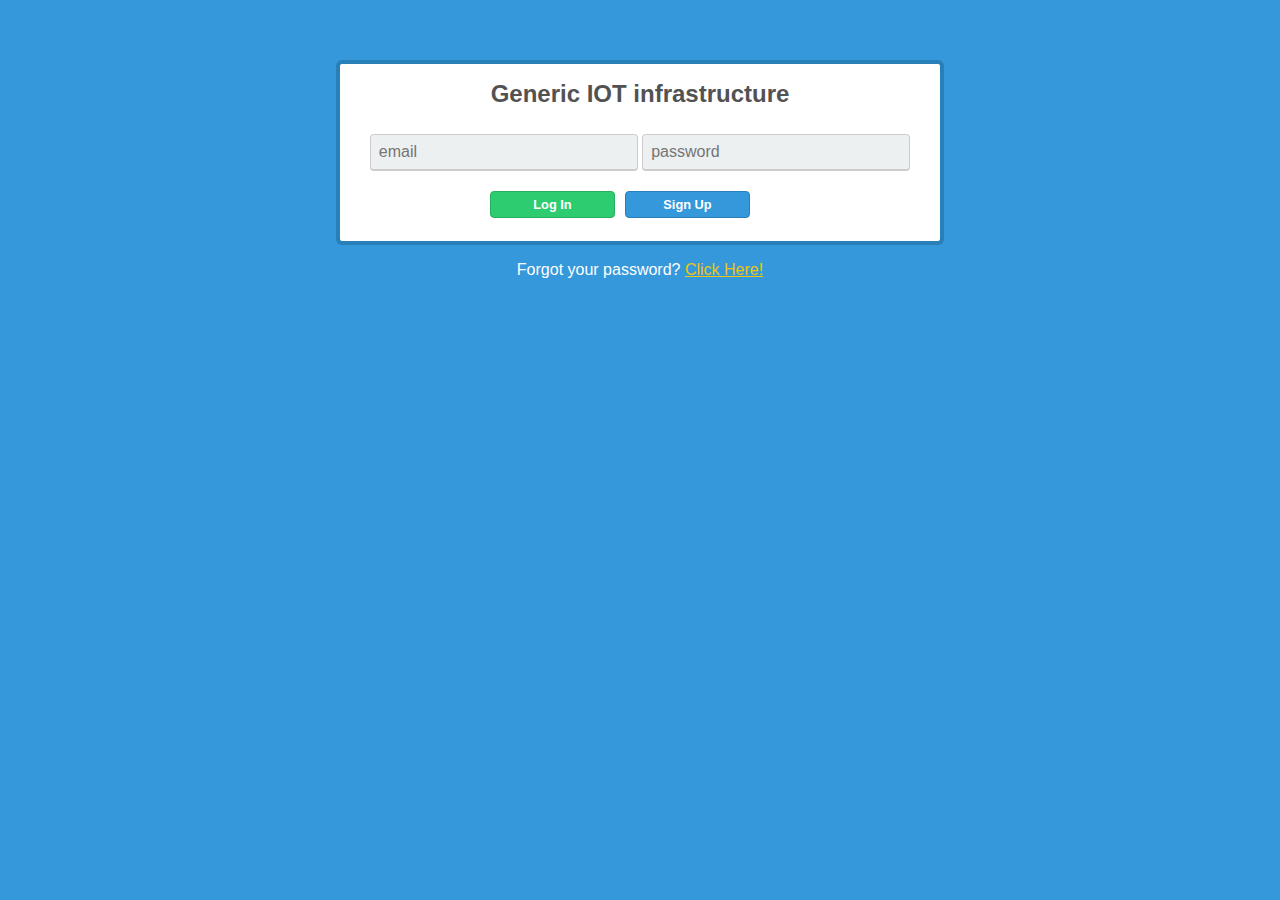
<file: GenericIOTInfrastructure/target/GenericIOTInfrastructure-0.0.1-SNAPSHOT/ResponsiveForm.html>
<!DOCTYPE html>
<html lang="en">

<head>
<meta charset="UTF-8">
<title>Sign-up/Sign-in menu</title>
<link rel="stylesheet" href="style.css" type='text/css'>
<script
	src="https://ajax.googleapis.com/ajax/libs/jquery/3.3.1/jquery.min.js"></script>
</head>

<body>
	<form method="post" id="signInForm">
		<div class="box">
			<h1>Generic IOT infrastructure</h1>
			<input type="email" id="email" name="email" placeholder="email"
				class="email" /> <input type="password" id="password"
				name="password" placeholder="password" class="email" />

			<button id="logIn" type="submit" class="btn">Log In</button>
			<button type="button" class="btn2"
				onclick="location.href='sign_up.html'">Sign Up</button>
		</div>
		
	</form>
	<p id="p1">
		Forgot your password? <a href="password.html" style="color: #f1c40f;">Click
			Here!</a>
	</p>
	
	<div>
		<h1 id="title"> </h1>
	</div>
	<form id="productForm">	
	</form>
		
		<form method="post" id="addProduct">
		<br><br><br><br>
		<div class="box3">
			register product: <input type="text" id="pname" name="name" placeholder="product name"
				class="email" /><br>
				<button id="newProduct" type="submit" class="btn">add item</button>	
		</div>
	</form>
	
	<script>
	
	var company_name;
	var j;	
	document.getElementById("addProduct").style.visibility="hidden";
	
		function validateEmail(email) {
			var re = /^(([^<>()\[\]\\.,;:\s@"]+(\.[^<>()\[\]\\.,;:\s@"]+)*)|(".+"))@((\[[0-9]{1,3}\.[0-9]{1,3}\.[0-9]{1,3}\.[0-9]{1,3}\])|(([a-zA-Z\-0-9]+\.)+[a-zA-Z]{2,}))$/;
			return re.test(String(email).toLowerCase());
		}

		document.getElementById("logIn").addEventListener("click",(function(event) {
							event.preventDefault();
							var result = {
								email : document.getElementById("email").value,
								password : document.getElementById("password").value,
							};

							let validEmail = validateEmail(result.email);
							if (validEmail == false) {
								window.alert("invalid email");
							} else {								
								$.post("http://localhost:8080/GenericIOTInfrastructure/SignInServlet",JSON.stringify(result),function(data, status) {					
									j = JSON.parse(data);
									if (false == j.found){
										alert("User is not registered.");
									}else{
										company_name = j.company;
										document.getElementById("signInForm").style.visibility = "hidden";
										document.getElementById("p1").style.visibility = "hidden";
										displayProducts();
									}											
							});
							}
						}));

	function deleteItems(){
		var allVals = {items : []};  
				$(".checkDone:checked").each(function() {
					var obj = {id : $(this).attr("id")};
					allVals.items.push(obj);
					$(this).parent().remove();
				});
						
		$.ajax({
		    url: "http://localhost:8080/GenericIOTInfrastructure/ProductServlet?" +  $.param({param : JSON.stringify(allVals)}),
		    type: "DELETE",
		    success: function(result){
		        alert("items deleted.");
		    }
		});
	}
	
	function addItem(){
		if (document.getElementById("addProduct").style.visibility == "hidden"){
			document.getElementById("addProduct").style.visibility="visible";
		}
		else{
			document.getElementById("addProduct").style.visibility="hidden";
		}
		
		document.getElementById("newProduct").addEventListener("click",(function(event) {
			event.preventDefault();
			var item = {
				pname : document.getElementById("pname").value,
				company : company_name
			};
			
			$.post("http://localhost:8080/GenericIOTInfrastructure/ProductServlet",JSON.stringify(item), function(data, status) {
					alert("new product registered.");
					document.getElementById("pname").value = "";				
				});
		}));
	}
	
	function displayProducts(){
		var a = j.products;
		var text = "<div id='outsideBox'>";
		
		for (var i in a)
	     {
			text += "<div class='di'><input type='checkbox' class='checkDone' id='"+ a[i].id +
			"' name='" + i +"' value='"+ a[i].product_name +"'>" +
			a[i].product_name +"</div> <br>";
	     }
		
		text += "<br><button type='button' id='removeItems' class='btn' onclick=deleteItems()>Remove products</button> </div>";
		text += "<button type='button' class='btn' onclick='addItem()'>Add Product</button> </div>";
		
		document.getElementById("title").innerHTML = company_name + "'s products";
		document.getElementById("productForm").innerHTML = text;
	}
	
	</script>
</body>
</html>
</file>
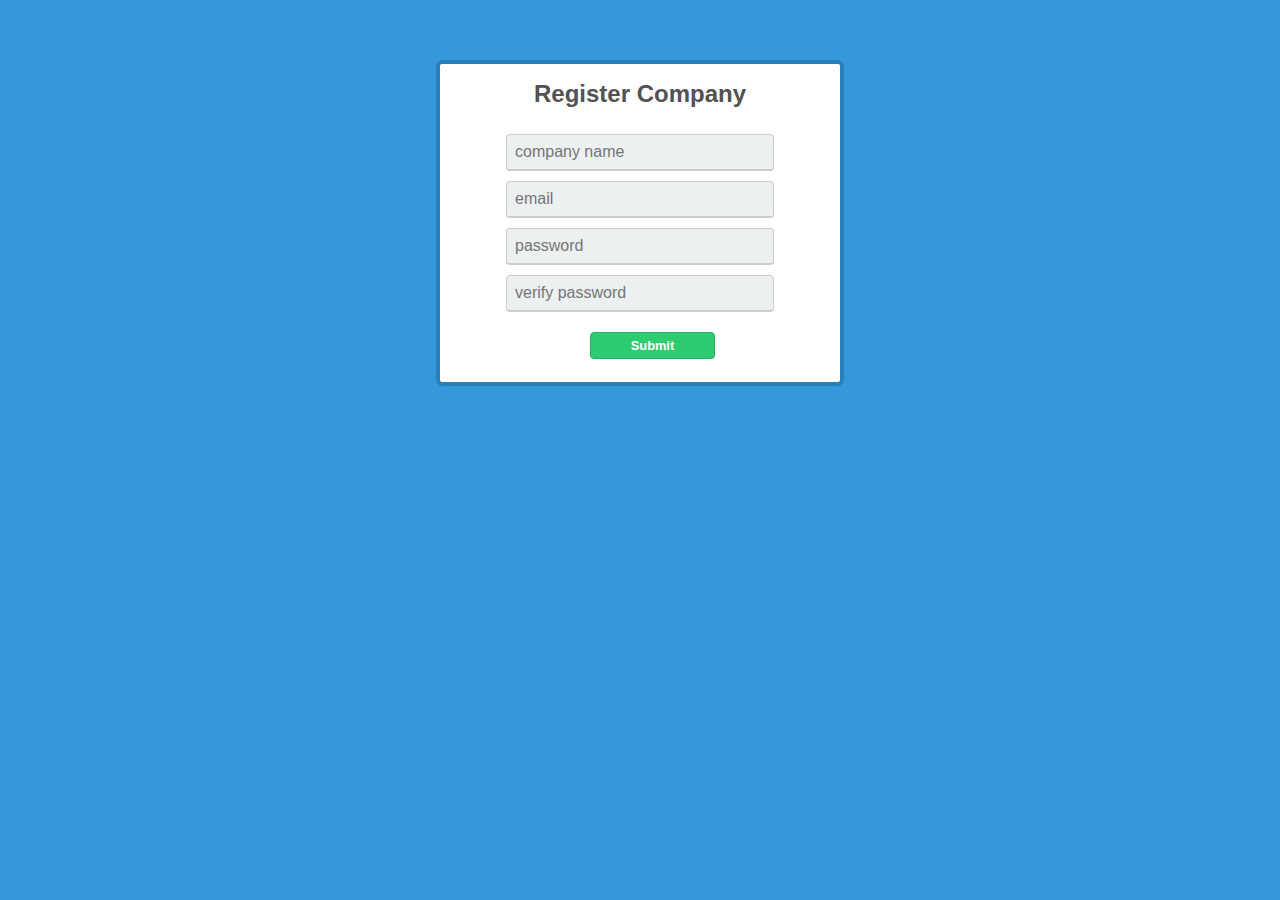
<file: GenericIOTInfrastructure/target/GenericIOTInfrastructure-0.0.1-SNAPSHOT/sign_up.html>
<!DOCTYPE html>
<html>
<head>

<meta charset="UTF-8">
<title>Sign-up form</title>
<link rel="stylesheet" href="style.css" type='text/css'>
<script
	src="https://ajax.aspnetcdn.com/ajax/jQuery/jquery-3.3.1.min.js"></script>
</head>
<body>
	<form method="post">
		<div class="box2">
			<h1>Register Company</h1>
			<input type="text" id="company" name="company"
				placeholder="company name" class="email" /> <br> <input
				type="email" id="email" name="email" placeholder="email"
				class="email" /> <br> <input type="password" id="password1"
				name="password1" placeholder="password" class="email" /> <br>
			<input type="password" id="password2" name="password2"
				placeholder="verify password" class="email" /> <br>
			<button id="signUp" type="submit" class="btn">Submit</button>
		</div>
	</form>
	<script>
		function validateEmail(email) {
			var re = /^(([^<>()\[\]\\.,;:\s@"]+(\.[^<>()\[\]\\.,;:\s@"]+)*)|(".+"))@((\[[0-9]{1,3}\.[0-9]{1,3}\.[0-9]{1,3}\.[0-9]{1,3}\])|(([a-zA-Z\-0-9]+\.)+[a-zA-Z]{2,}))$/;
			return re.test(String(email).toLowerCase());
		}

		document.getElementById("signUp").addEventListener("click",(function(event) {
							event.preventDefault();
							var obj = {
								company : document.getElementById("company").value,
								email : document.getElementById("email").value,
								password : document.getElementById("password1").value,
							};
							let validEmail = validateEmail(obj.email);
							let password2 = document.getElementById("password2").value;
							
							if (validEmail == false) {
								window.alert("invalid email");
							}
							if (obj.password != password2) {
								window.alert("invalid password");
							} else {
								$.post("http://localhost:8080/GenericIOTInfrastructure/SignUpServlet",JSON.stringify(obj), function(data, status) {
									if (data !== null){
										var j = JSON.parse(data);
										if (true == j.found){
											alert("Company is already registered.");
										}
									}
								});
							}
						}));
	</script>
</body>
</html>
</file>
<file: frontEndAssignment/style.css>
@font-face {
    font-family: "Montserrat Medium";
    src:url("fonts/Montserrat-Medium.otf");
}

@font-face {
    font-family: "Montserrat";
    src:url("fonts/Montserrat-Regular.otf");
}

@font-face {
    font-family: "Montserrat Light";
    src:url("fonts/Montserrat-Light.otf");
}

@font-face {
    font-family: "Montserrat Extra Light";
    src:url("fonts/Montserrat-ExtraLight.otf");
}

@font-face {
    font-family: "Abhaya Libre";
    src:url("fonts/abhaya/AbhayaLibre-Regular.ttf");
}

@font-face {
    font-family: "Abhaya Libre Extra Bold";
    src:url("fonts/abhaya/AbhayaLibre-ExtraBold.ttf");
}

.navigator{
    overflow: hidden;
    box-shadow: 0 2px 5px rgba(0, 0, 0, 0.1);
    background-color: #ffffff;
    display: flex;
    flex-direction: row;
    justify-content: space-between;
    position: fixed;
    width: 100%;
    top: 0;
}

ul.horizon{
    list-style-type: none;
    display: flex;
    flex-direction: row;
    justify-content: space-around;
    width: 706px;
    height: 27px;
    font-family: Montserrat;
    font-size: 15px;
    font-weight: normal;
    font-style: normal;
    font-stretch: normal;
    line-height: 1.8;
    letter-spacing: 0.7px;
    text-align: right;
    color: #222222;
}

ul.tim-horizon{
    list-style-type: none;
    display: flex;
    flex-direction: row;
    justify-content: space-around;
    width: 706px;
    height: 200px;
    font-family: Montserrat;
    font-size: 15px;
    font-weight: normal;
    font-style: normal;
    font-stretch: normal;
    line-height: 1.8;
    letter-spacing: 0.7px;
    text-align: right;
    color: #222222;
}

ul#articles-list{
    list-style-type: none;
}

ul#products{
    list-style-type: none;
    margin: auto;
    list-style-type: none;
    display: flex;
    flex-direction: column;
    justify-content: space-between;
    padding-left: 0;
    padding-right: 15px;
}

.product-wrapper{
    margin: 10px 0;
    width: 680px;
    height: 200px;
    border-radius: 3px;
    border: 1px solid #e2e2e2;
    background-color: #ffffff;
}

.product-images{
    width: 338px;
    height: 190px;
}

a{
    color: inherit;
    text-decoration: none;
    outline: 0;
}

.logo{
    display: flex;
    flex-direction: row;
    align-items: center;
}

.tim{
    width: 210px;
    height: 235px;
    border-radius: 3px;
    border: 1px solid #e2e2e2;
    background-color: #ffffff;
}

.logo-text{
    width: 152px;
    height: 34px;
    color: #222222;
    font-family: "Abhaya Libre";
    font-size: 29px;
    font-weight: 700;
    line-height: 30px;
    /* Text style for "&" */
    font-family: "Montserrat Extra Light";
    font-size: 20px;
    padding-top: 10px;
}

.categories-button{
    /*width: 70px;*/
    padding: 5px 10px;
    height: 30px;
    border-radius: 3px;
    border: 1px solid #e2e2e2;
    background-color: #ffffff;
    /*Text style*/
    color: #000000;
    font-family: "Montserrat Medium";
    font-size: 14px;
    font-weight: 500;
}

.main{
    display: flex;
    flex-direction: row;
}

.articles{
    border-radius: 3px;
    background-color: #f6f6f6;
    display: flex;
    flex-direction: column;
    margin-right: 20px;
    margin-leftt: 20px;
    height: 600px;
}

.articles-title{
    width: 250px;
    height: 25px;
    color: rgba(34, 34, 34, 0.87);
    font-family: "Abhaya Libre Extra Bold";
    font-size: 30px;
    font-weight: 700;
    line-height: 24px;
    padding: 15px 0 0 10px;
}

.article-wrapper{
    color: rgba(34, 34, 34, 0.87);
    font-family: "Abhaya Libre Extra Bold";
    font-size: 16px;
    font-weight: 700;
    line-height: 18px;
    /*padding: 5px 0;*/
    display: flex;
    flex-direction: row;
    justify-content: left;
}

img.article-wrapper{
    width: 182px;
    height: 92px;
    position: fixed;
}

.read-more{
    width: 66px;
    height: 16px;
    color: #ff6a56;
    font-family: Montserrat;
    font-size: 12px;
    font-weight: 400;
}

.promoted-product{
    box-shadow: 0 5px 15px rgba(0, 0, 0, 0.1);
    border-radius: 3px;
    border: 1px solid #e2e2e2;
    background-color: #ffffff;
}

.product-info{
    padding: 10px 0;
    list-style-type: none;
}

.our-score{
    width: 57px;
    height: 20px;
    color: #000000;
    font-family: Montserrat;
    font-size: 11px;
    font-weight: 400;
    letter-spacing: 0.22px;
    line-height: 18px;
}

.score-value{
    width: 41px;
    height: 30px;
    color: #000000;
    font-family: Montserrat;
    font-size: 25px;
    font-weight: 700;
    letter-spacing: 0.5px;
}

.promoted-li{
    background: url('img/check.png') no-repeat left 11px;
    padding-left: 12px;
    display: block;
    width: 237px;
    height: 18px;
    color: rgba(34, 34, 34, 0.87);
    font-family: Montserrat;
    font-size: 14px;
    font-weight: 400;
}

.product-links{
    display: flex;
    flex-direction: row;
    justify-content: space-evenly;
    padding-bottom: 10px;
}

.product-headers{
    padding: 10px 0;
    display: flex;
    flex-direction: row;
    justify-content: space-between;
}

.read-review{
    width: 91px;
    height: 18px;
    color: #ff6a56;
    font-family: Montserrat;
    font-size: 14px;
    font-weight: 400;
}

.order-now-button{
    width: 130px;
    height: 40px;
    border-radius: 3px;
    background-image: linear-gradient(180deg, #ff8373 0%, #ff6a56 100%);
    margin-top: -20px;
}

.tim-button{
    width: 130px;
    height: 40px;
    border-radius: 3px;
    background-image: linear-gradient(180deg, #ff8373 0%, #ff6a56 100%);
    margin-top: -20px;
}

.tim-logo{
    alignment: center;
    padding-left: 35px;
    padding-bottom: 5px;
}

.order-now-button-text{
    width: 101px;
    height: 22px;
    color: #ffffff;
    font-family: "Montserrat Medium";
    font-size: 18px;
    font-weight: 500;
}

.meal-delivery-services{
    font-family: "Abhaya Libre Extra Bold";
    font-size: 30px;
    font-weight: 700;
    line-height: 30px;
}

.top-text{
    width: 600px;
    height: 105px;
    color: #000000;
    font-family: "Montserrat Medium";
    font-size: 20px;
    font-weight: 500;
    line-height: 35px;
    background-color: transparent;
}

.logo1{
    height: 65px;
}

.product-box{
    display: flex;
    flex-direction: row;
}

.mobile-product-box{
    display: flex;
    flex-direction: column;
}

.p-data{
    display: flex;
    flex-direction: column;
}

img {
    object-fit: contain;
}

p{
    color: #222222;
    background-color: transparent;
    font-family: "Montserrat Light";
    font-size: 14px;
    font-weight: 300;
    line-height: 22px;
}

.title2{
    font-family: "Abhaya Libre Extra Bold";
    font-size: 24px;
    font-weight: 800;
    font-style: normal;
    font-stretch: normal;
    line-height: 0.92;
    letter-spacing: normal;
    color: #222222;
}

.title{
    font-family: "Abhaya Libre Extra Bold";
    font-size: 20px;
    font-weight: 800;
    font-style: normal;
    font-stretch: normal;
    line-height: 1.1;
    letter-spacing: normal;
    color: rgba(34, 34, 34, 0.87);
}

.tim-title{
    color: #222222;
    font-family: "Abhaya Libre Extra Bold";
    font-size: 24px;
    font-weight: 700;
    line-height: 22px;
}

.best-meal-delivery-services{
    color: #000000;
    font-family: "Abhaya Libre";
    font-size: 55px;
    font-weight: 700;
    line-height: 60px;

}

.tim-products{
    display: flex;
    flex-direction: row;
    justify-content: space-between;
}

.tim-product-wrapper{
    width: 210px;
    height: 235px;
    border-radius: 3px;
    border: 1px solid #e2e2e2;
    background-color: #ffffff;
}

.tim-product-images{
    width: 200px;
    height: 113px;
}

.bottom-rectangle{
    display: flex;
    flex-direction: row;
    justify-content: space-between;
}

.copyright{
    width: 227px;
    height: 66px;
    color: #000000;
    font-family: "Montserrat Light";
    font-size: 14px;
    font-weight: 300;
    line-height: 22px;
}

.bottom-data{
    width: 563px;
    height: 66px;
    background-color: #f7f7f7;
    color: #000000;
    font-family: "Montserrat Light";
    font-size: 14px;
    font-weight: 300;
    line-height: 22px;
}

.bottom-rectangle-child1, .bottom-rectangle-child2{
    display: flex;
    flex-direction: column;
    justify-content: space-between;
}

/* in Mobile version */
.best-meal-delivery{
    margin-top: 70px;
    background: url('img/md-chart-all-desktop-copy-2.png')no-repeat;
    -webkit-background-size: cover;
    -moz-background-size: cover;
    -o-background-size: cover;
    background-size: cover;
}

.products-container{
    flex-grow: 2;
    display: flex;
    flex-direction: column;
    justify-content: space-between;
    margin: auto;
}

.articles-container{
    border-radius: 3px;
    background-color: #f6f6f6;
}

ul#mobile-products{
    list-style-type: none;
}

p.article-text{
    width: 150px;
    height: 36px;
    color: rgba(34, 34, 34, 0.87);
    font-family: "Abhaya Libre Extra Bold";
    font-size: 16px;
    font-weight: 700;
    line-height: 18px;
}

#mobile-icon{
    display: none;
    width: 300px;
    height: 280px;
    object-fit: cover;
}

.mobile-products-container{
    display: none;
}

@media screen and (max-width: 337px) {
    .navigator, .links, .logo, .articles, .delivery-meals, .tim-favorites, .products-container,
    .info, .bottom-rectangle, .top-text {
        display: none;
    }

   .mobile-products-container{
        display: block;
    }

    .best-meal-delivery{
        margin-top: 0;
        background: url('img/shef-mobile.png')no-repeat;
        width: 375px;
        height: 117px;
        background-size:cover;
    }
    .best-meal-delivery-services{
        color: #ffffff;
    }

    #mobile-icon{
        position: relative;
        top: -300px;
        left: -300px;
        object-fit: contain;
    }
}
</file>
<file: GenericIOTInfrastructure/WebContent/style.css>
body{
  font-family: 'Open Sans', sans-serif;
  background:#3498db;
  margin: 0 auto 0 auto;  
  width:100%; 
  text-align:center;
  margin: 60px 0px 20px 0px;   
}

p{
  font-size:16px;
  text-decoration: none;
  color:#ffffff;
}

h1{
  font-size:1.5em;
  color:#525252;
}

#title{
  font-size:1.8em;
  color:#525252;
}

.box{
  background:white;
  width:600px;
  border-radius:6px;
  margin: 0 auto 0 auto;
  padding:0px 0px 70px 0px;
  border: #2980b9 4px solid; 
}

.checkDone{
	/*border: 1px solid white;*/
	border: none;
	border-radius:14px;
}

.box2{
  background:white;
  width:400px;
  border-radius:6px;
  margin: 0 auto 0 auto;
  padding:0px 0px 70px 0px;
  border: #2980b9 4px solid; 
}

.box3{
  background:white;
  width:350px;
  border-radius:6px;
  margin: 0 auto 0 auto;
  padding:0px 0px 70px 0px;
  border: #2980b9 4px solid;
}

.info{
  background:#ecf0f1;
  border: #ccc 1px solid;
  border-bottom: #ccc 2px solid;
  padding: 8px;
  width:250px;
  color:#2e3436;
  margin-top:10px;
  font-size:1em;
  border-radius:4px;
}

.password{
  border-radius:4px;
  background:#ecf0f1;
  border: #ccc 1px solid;
  padding: 8px;
  width:250px;
  font-size:1em;
}

.btn{
  background:#2ecc71;
  width:125px;
  padding-top:5px;
  padding-bottom:5px;
  color:white;
  border-radius:4px;
  border: #27ae60 1px solid;  
  margin-top:20px;
  margin-bottom:20px;
  float:left;
  margin-left:150px;
  font-weight:800;
  font-size:0.8em;
}

.btn3{
  background:#2ecc71;
  width:125px;
  padding-top:5px;
  padding-bottom:5px;
  color:white;
  border-radius:4px;
  border: #27ae60 1px solid;
  font-weight:800;
  font-size:0.8em;
}

.btn:hover{
  background:#2CC06B; 
}

.btn2{
  float:left;
  background:#3498db;
  width:125px;  padding-top:5px;
  padding-bottom:5px;
  color:white;
  border-radius:4px;
  border: #2980b9 1px solid; 
  margin-top:20px;
  margin-bottom:20px;
  margin-left:10px;
  font-weight:800;
  font-size:0.8em;
}

#btn2:hover{ 
	background:#3594D2; 
}

#productTable{
  margin: 0 auto 0 auto;
  padding:0px 0px 20px 0px;
  text-align: left;
  width: 30%;
}

td{
  padding: 8px;
  width:250px;
  color:#2e3436;
  margin-top:10px;
  font-size:1em;
  background: white;
  border: 1px solid;
  border-radius:10px;
}

td:hover{
  background:#909090;
  border: 1px solid;
  border-radius:10px;
  color: white;
}

#productsBox {
	margin: auto;
}
/*
input.checkDone{
	display: none;
}*/
</file>
<file: GenericIOTInfrastructure/target/GenericIOTInfrastructure-0.0.1-SNAPSHOT/style.css>
body{
  font-family: 'Open Sans', sans-serif;
  background:#3498db;
  margin: 0 auto 0 auto;  
  width:100%; 
  text-align:center;
  margin: 60px 0px 20px 0px;   
}

p{
  font-size:16px;
  text-decoration: none;
  color:#ffffff;
}

h1{
  font-size:1.5em;
  color:#525252;
}

.box{
  background:white;
  width:600px;
  border-radius:6px;
  margin: 0 auto 0 auto;
  padding:0px 0px 70px 0px;
  border: #2980b9 4px solid; 
}

.box2{
  background:white;
  width:400px;
  border-radius:6px;
  margin: 0 auto 0 auto;
  padding:0px 0px 70px 0px;
  border: #2980b9 4px solid; 
}

.box3{
   background:white;
  width:350px;
  border-radius:6px;
  margin: 0 auto 0 auto;
  padding:0px 0px 70px 0px;
  border: #2980b9 4px solid;
}

.email{
  background:#ecf0f1;
  border: #ccc 1px solid;
  border-bottom: #ccc 2px solid;
  padding: 8px;
  width:250px;
  color:#2e3436;
  margin-top:10px;
  font-size:1em;
  border-radius:4px;
}

.password{
  border-radius:4px;
  background:#ecf0f1;
  border: #ccc 1px solid;
  padding: 8px;
  width:250px;
  font-size:1em;
}

.btn{
  background:#2ecc71;
  width:125px;
  padding-top:5px;
  padding-bottom:5px;
  color:white;
  border-radius:4px;
  border: #27ae60 1px solid;
  
  margin-top:20px;
  margin-bottom:20px;
  float:left;
  margin-left:150px;
  font-weight:800;
  font-size:0.8em;
}

.btn:hover{
  background:#2CC06B; 
}

.btn2{
  float:left;
  background:#3498db;
  width:125px;  padding-top:5px;
  padding-bottom:5px;
  color:white;
  border-radius:4px;
  border: #2980b9 1px solid;
  
  margin-top:20px;
  margin-bottom:20px;
  margin-left:10px;
  font-weight:800;
  font-size:0.8em;
}

.btn3{
  background:#3498db;
  width:125px;
  padding-top:5px;
  padding-bottom:5px;
  color:white;
  border-radius:4px;
  border: #27ae60 1px solid;
  
  margin-top:20px;
  margin-bottom:20px;
  float:left;
  margin-left:120px;
  font-weight:800;
  font-size:0.8em;
}

#btn2:hover{ 
background:#3594D2; 
}

table, th, td {
  border: 2px solid white;
}
</file>
